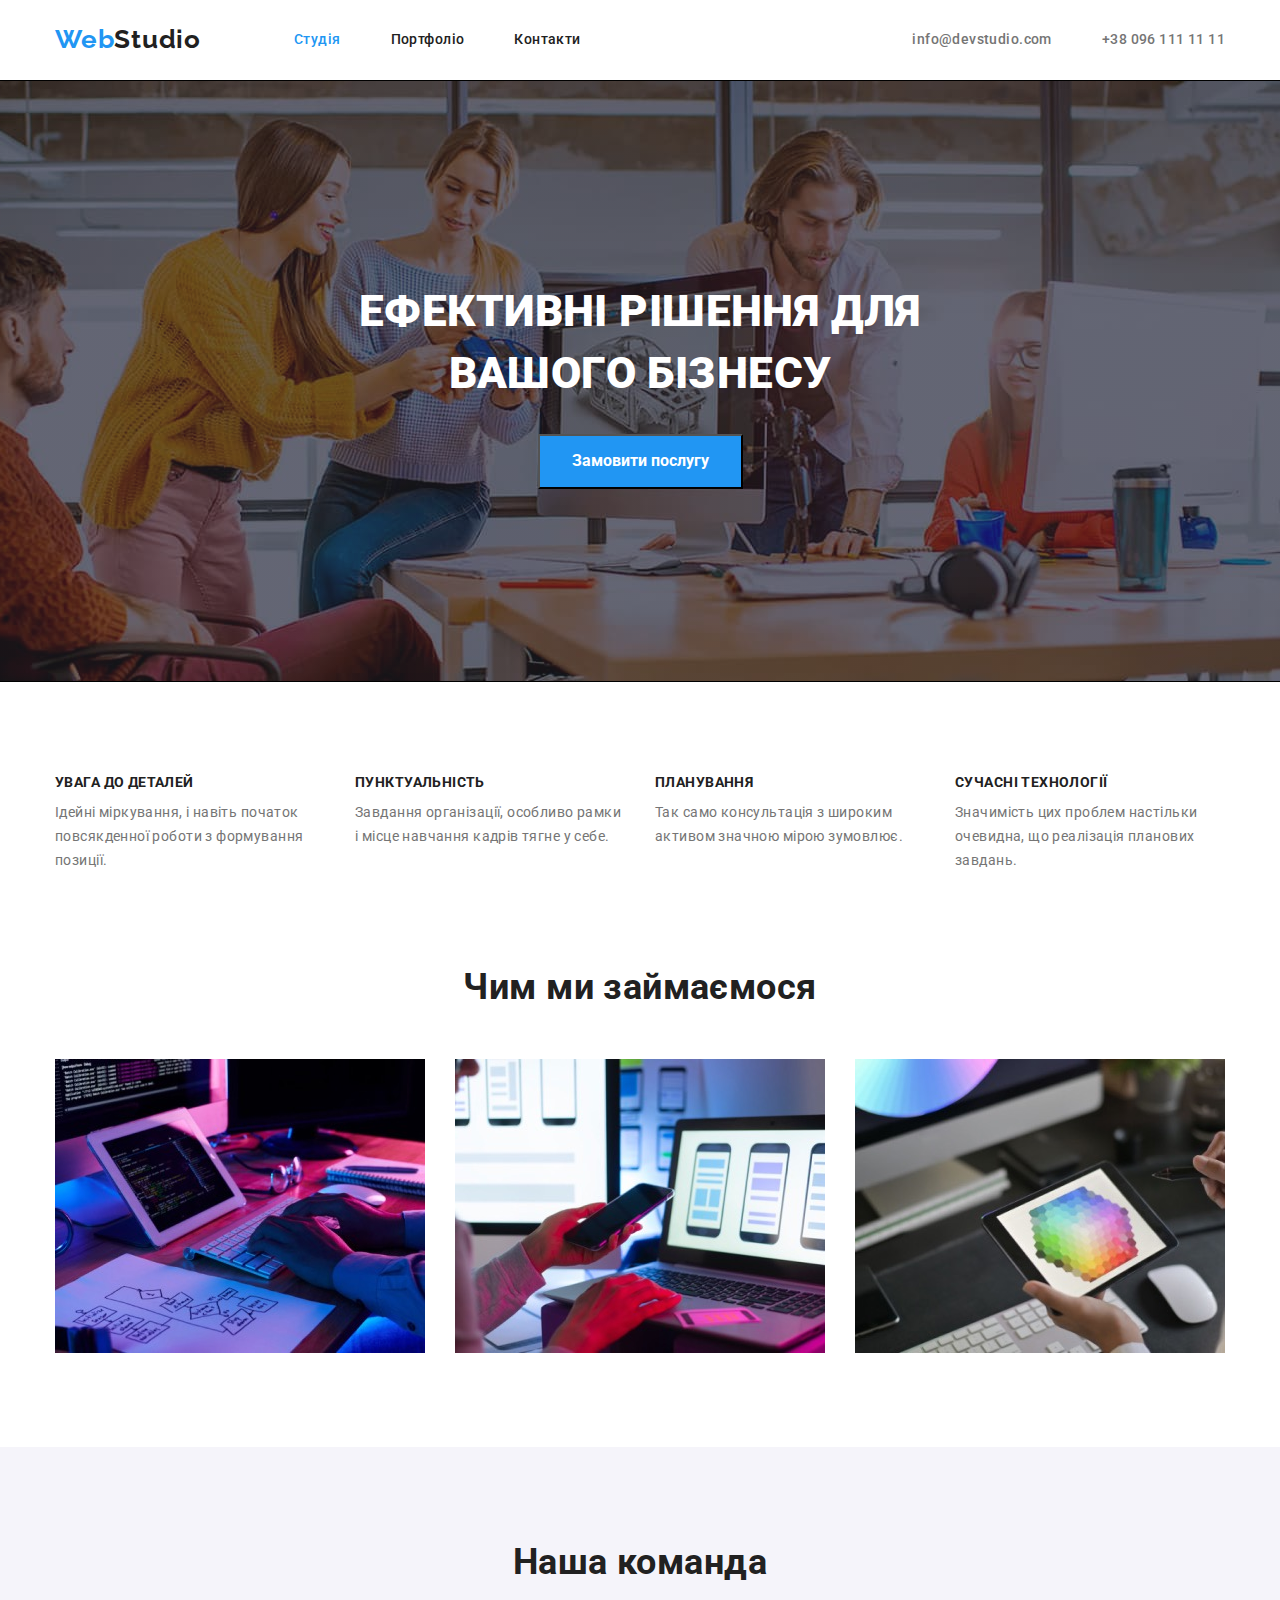
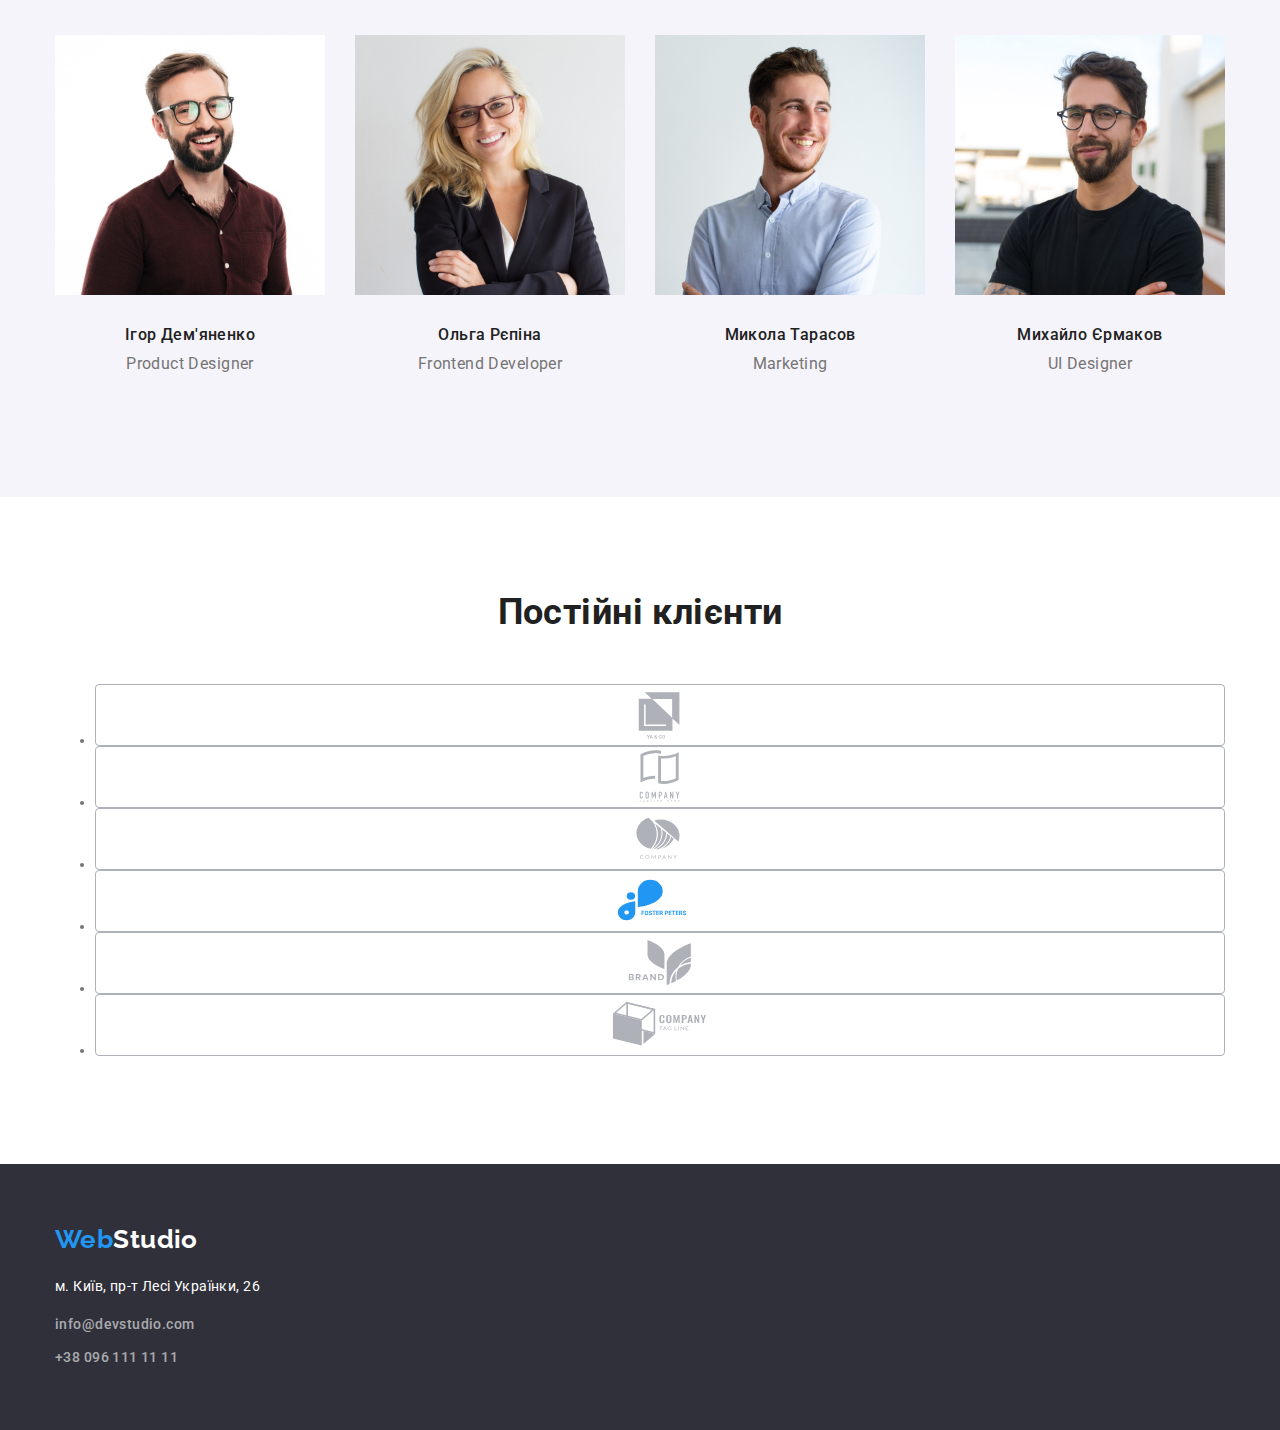
<file: index.html>
<!DOCTYPE html>
<html lang="uk">
  <head>
    <meta charset="UTF-8" />
    <meta http-equiv="X-UA-Compatible" content="IE=edge" />
    <meta name="viewport" content="width=device-width, initial-scale=1.0" />
    <title>WebStudio</title>
    <link rel="preconnect" href="https://fonts.googleapis.com" />
    <link rel="preconnect" href="https://fonts.gstatic.com" crossorigin />
    <link
      href="https://fonts.googleapis.com/css2?family=Raleway:wght@700&family=Roboto:wght@400;500;700;900&display=swap"
      rel="stylesheet"
    />
    <link
      rel="stylesheet"
      href="https://cdnjs.cloudflare.com/ajax/libs/modern-normalize/1.1.0/modern-normalize.min.css"
    />
    <link rel="stylesheet" href="./css/styles.css" />
  </head>
  <body>
    <header class="header">
      <div class="container header-container">
        <nav class="navigation">
          <a href="./index.html" class="logo link">
            <span class="accent">Web</span>Studio</a
          >
          <ul class="site-nav list">
            <li><a href="./index.html" class="link current item">Студія</a></li>
            <li>
              <a href="./portfolio.html" class="site-nav item">Портфоліо</a>
            </li>
            <li><a href="" class="site-nav item">Контакти</a></li>
          </ul>
        </nav>
        <ul class="contacts">
          <li class="mail">
            <a href="mailto:info@devstudio.com" class="contacts item"
              >info@devstudio.com</a
            >
          </li>
          <li>
            <a href="tel:+380961111111" class="contacts item"
              >+38 096 111 11 11</a
            >
          </li>
        </ul>
      </div>
    </header>

    <main>
      <section class="hero-block overlay">
        <div class="container">
          <h1 class="hero-title">ЕФЕКТИВНІ РІШЕННЯ ДЛЯ ВАШОГО БІЗНЕСУ</h1>
          <button type="button" class="button primary">Замовити послугу</button>
        </div>
      </section>

      <section class="section">
        <div class="container">
          <h2 class="visually-hidden">Опис ефективних рішень</h2>
          <ul class="plan-list">
            <li class="plan-list-item">
              <h3 class="title">УВАГА ДО ДЕТАЛЕЙ</h3>
              <p class="text">
                Ідейні міркування, і навіть початок повсякденної роботи з
                формування позиції.
              </p>
            </li>
            <li class="plan-list-item">
              <h3 class="title">ПУНКТУАЛЬНІСТЬ</h3>
              <p class="text">
                Завдання організації, особливо рамки і місце навчання кадрів
                тягне у себе.
              </p>
            </li>
            <li class="plan-list-item">
              <h3 class="title">ПЛАНУВАННЯ</h3>
              <p class="text">
                Так само консультація з широким активом значною мірою зумовлює.
              </p>
            </li>
            <li class="plan-list-item">
              <h3 class="title">СУЧАСНІ ТЕХНОЛОГІЇ</h3>
              <p class="text">
                Значимість цих проблем настільки очевидна, що реалізація
                планових завдань.
              </p>
            </li>
          </ul>
        </div>
      </section>

      <section class="section-work">
        <div class="container">
          <h2 class="section-title">Чим ми займаємося</h2>
          <ul class="list">
            <li>
              <img
                class="image"
                src="./images/img.jpg"
                alt="Пишемо код на планшеті"
                width="370"
                height="294"
              />
            </li>
            <li>
              <img
                class="image"
                src="./images/img-2.jpg"
                alt="Тримаємо телефон"
                width="370"
                height="294"
              />
            </li>
            <li>
              <img
                class="image"
                src="./images/img-3.jpg"
                alt="Палітра кольорів на планшеті"
                width="370"
                height="294"
              />
            </li>
          </ul>
        </div>
      </section>

      <section class="section block secondary">
        <div class="container-team">
          <h2 class="section-title">Наша команда</h2>
          <ul class="list">
            <li>
              <img
                class="image"
                src="./images/igor.jpg"
                alt="Ігор Дем'яненко"
                width="270"
                height="260"
              />
              <div class="names">
                <h3 class="title person">Ігор Дем'яненко</h3>
                <p class="prof">Product Designer</p>
              </div>
            </li>
            <li>
              <img
                class="image"
                src="./images/olga.jpg"
                alt="Ольга Рєпіна"
                width="270"
                height="260"
              />
              <div class="names">
                <h3 class="title person">Ольга Рєпіна</h3>
                <p class="prof">Frontend Developer</p>
              </div>
            </li>
            <li>
              <img
                class="image"
                src="./images/mukola.jpg"
                alt="Микола Тарасов"
                width="270"
                height="260"
              />
              <div class="names">
                <h3 class="title person">Микола Тарасов</h3>
                <p class="prof">Marketing</p>
              </div>
            </li>
            <li>
              <img
                class="image"
                src="./images/muxailo.jpg"
                alt="Михайло Єрмаков"
                width="270"
                height="260"
              />
              <div class="names">
                <h3 class="title person">Михайло Єрмаков</h3>
                <p class="prof">UI Designer</p>
              </div>
            </li>
          </ul>
        </div>
      </section>

      <section class="section">
        <div class="container">
        <h2 class="section-title">Постійні клієнти</h2>
        <ul class="list-icons">
          <li>
            <a href="" class="client-link">
              <svg class="client-icon" width="106" height="60">
                <use href="./images/icons.svg#icon-Logo"></use>
              </svg>
            </a>
          </li>
          <li>
            <a href="" class="client-link">
              <svg class="client-icon" width="106" height="60">
                <use href="./images/icons.svg#icon-Logo-2"></use>
              </svg>
            </a>
          </li>
          <li>
            <a href="" class="client-link">
              <svg class="client-icon" width="106" height="60">
                <use href="./images/icons.svg#icon-Logo-3"></use>
              </svg>
            </a>
          </li>
          <li>
            <a href="" class="client-link">
              <svg class="client-icon" width="106" height="60">
                <use href="./images/icons.svg#icon-Logo-4"></use>
              </svg>
            </a>
          </li>
          <li>
            <a href="" class="client-link">
              <svg class="client-icon" width="106" height="60">
                <use href="./images/icons.svg#icon-Logo-5"></use>
              </svg>
            </a>
          </li>
          <li>
            <a href="" class="client-link">
              <svg class="client-icon" width="106" height="60">
                <use href="./images/icons.svg#icon-Logo-6"></use>
              </svg>
            </a>
          </li>
        </ul>
        </div>
        </section>
  
      
    </main>

    <footer class="footer-block">
      <div class="container">
        <a href="./index.html" class="footer logo">
          <span class="accent">Web</span>Studio</a
        >

        <address class="footer">
          <p class="adres">м. Київ, пр-т Лесі Українки, 26</p>
          <ul class="footer-list">
            <li class="email">
              <a href="mailto:info@devstudio.com" class="contacts"
                >info@devstudio.com</a
              >
            </li>
            <li>
              <a href="tel:+380961111111" class="contacts">+38 096 111 11 11</a>
            </li>
          </ul>
        </address>
      </div>
    </footer>
  </body>
</html>
</file>
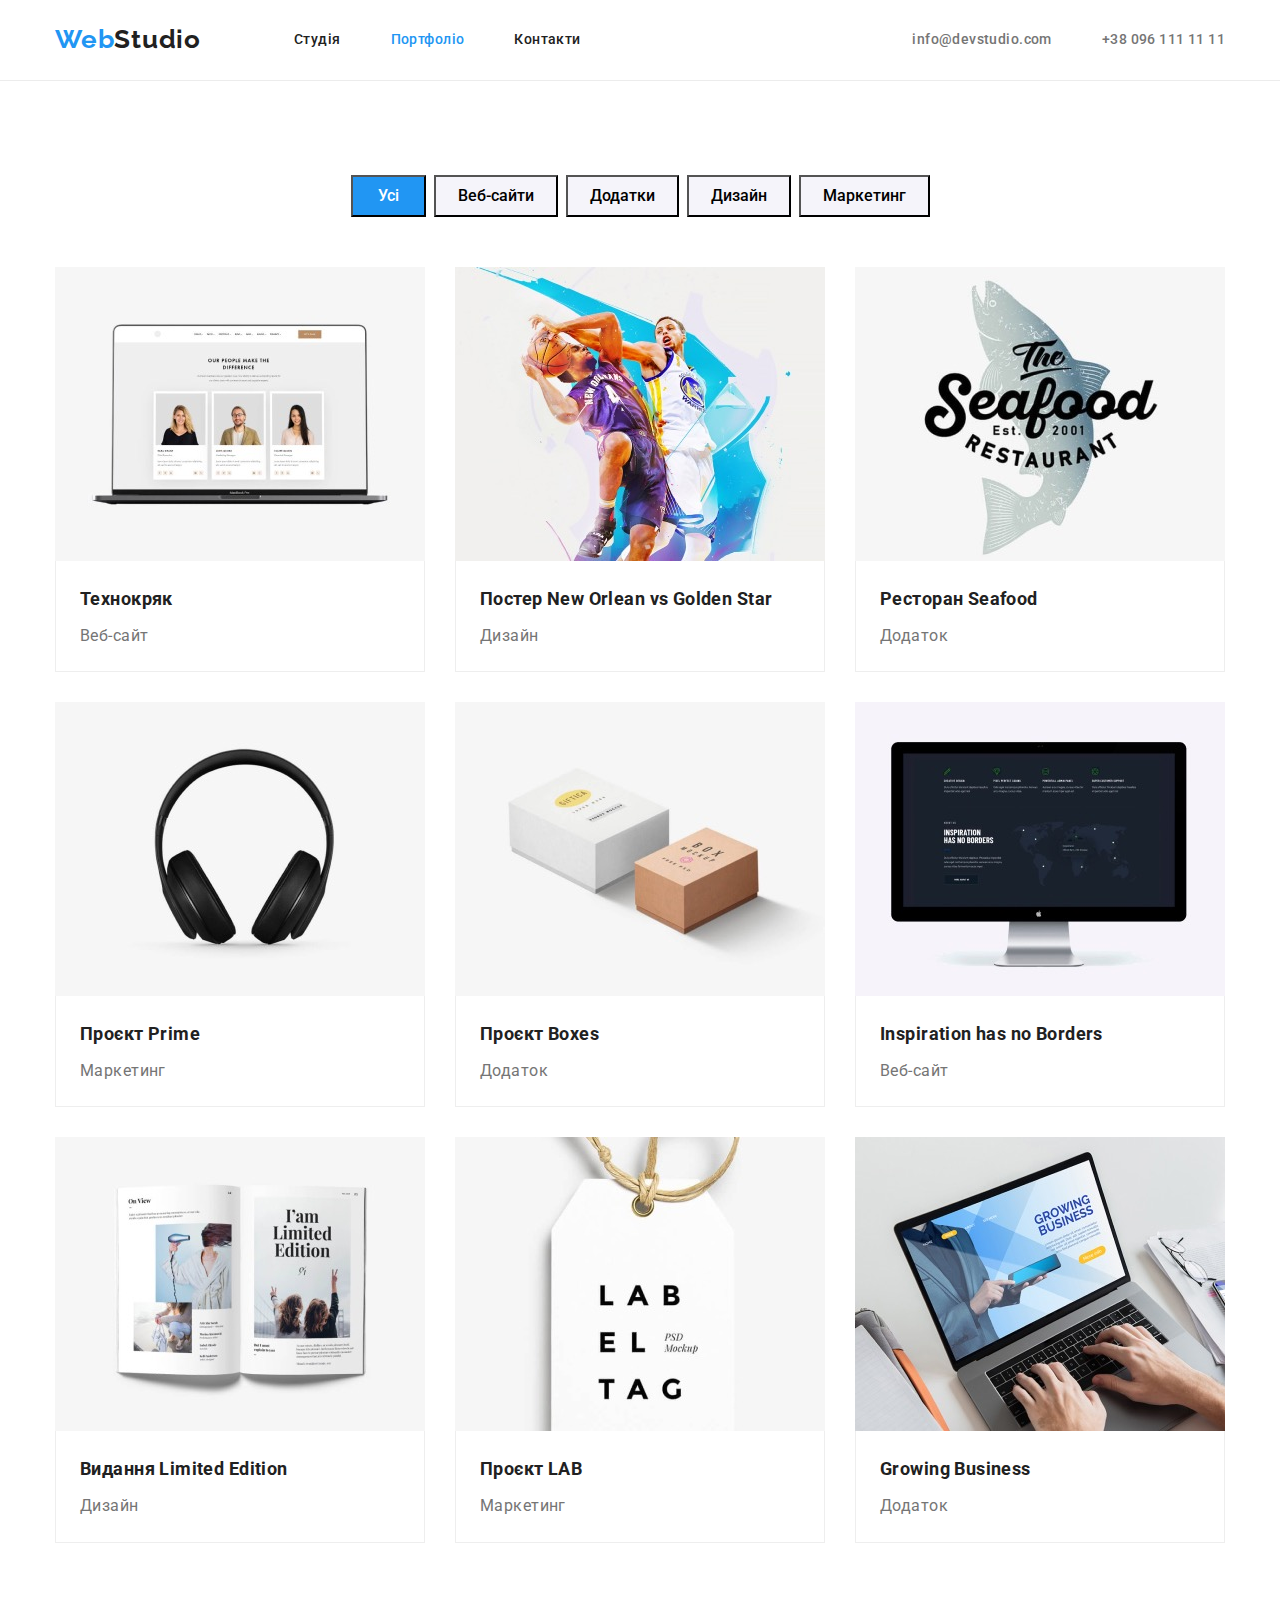
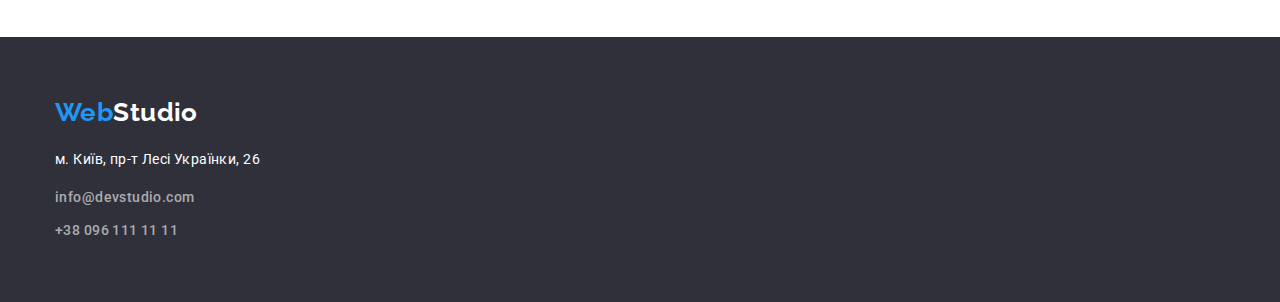
<file: portfolio.html>
<!DOCTYPE html>
<html lang="uk">
  <head>
    <meta charset="UTF-8" />
    <meta http-equiv="X-UA-Compatible" content="IE=edge" />
    <meta name="viewport" content="width=device-width, initial-scale=1.0" />
    <title>WebStudio</title>
    <link rel="preconnect" href="https://fonts.googleapis.com" />
    <link rel="preconnect" href="https://fonts.gstatic.com" crossorigin />
    <link
      href="https://fonts.googleapis.com/css2?family=Raleway:wght@700&family=Roboto:wght@400;500;700;900&display=swap"
      rel="stylesheet"
    />
    <link
      rel="stylesheet"
      href="https://cdnjs.cloudflare.com/ajax/libs/modern-normalize/1.1.0/modern-normalize.min.css"
    />
    <link rel="stylesheet" href="./css/styles.css" />
  </head>

  <body class="page">
    <header class="header">
      <div class="container header-container">
        <nav class="navigation">
          <a href="./index.html" class="logo link">
            <span class="accent">Web</span>Studio</a
          >
          <ul class="site-nav list">
            <li><a href="./index.html" class="site-nav item">Студія</a></li>
            <li>
              <a href="./portfolio.html" class="link current item">Портфоліо</a>
            </li>
            <li><a href="" class="site-nav item">Контакти</a></li>
          </ul>
        </nav>
        <ul class="contacts">
          <li class="mail">
            <a href="mailto:info@devstudio.com" class="contacts item"
              >info@devstudio.com</a
            >
          </li>
          <li>
            <a href="tel:+380961111111" class="contacts item"
              >+38 096 111 11 11</a
            >
          </li>
        </ul>
      </div>
    </header>

    <main>
      <section class="section">
        <div class="container buttons">
          <ul class="button-list">
            <li>
              <button type="button" class="button secondary blue">Усі</button>
            </li>
            <li>
              <button type="button" class="button secondary">Веб-сайти</button>
            </li>
            <li>
              <button type="button" class="button secondary">Додатки</button>
            </li>
            <li>
              <button type="button" class="button secondary">Дизайн</button>
            </li>
            <li>
              <button type="button" class="button secondary">Маркетинг</button>
            </li>
          </ul>

          <ul class="list">
            <li class="gallery box">
              <a href="" class="link">
                <img
                  class="image"
                  src="./images/img13-2.jpg"
                  alt="Фото людей"
                  width="370"
                  height="294"
                />
                <div class="info-name">
                  <h3 class="title-name">Технокряк</h3>
                  <p class="discr">Веб-сайт</p>
                </div>
              </a>
            </li>

            <li class="gallery box">
              <a href="" class="link">
                <img
                  class="image"
                  src="./images/img-11-2.jpg"
                  alt="Волейболісти"
                  width="370"
                  height="294"
                />
                <div class="info-name">
                  <h3 class="title-name">Постер New Orlean vs Golden Star</h3>
                  <p class="discr">Дизайн</p>
                </div>
              </a>
            </li>
            <li class="gallery box">
              <a href="" class="link">
                <img
                  class="image"
                  src="./images/img-10-2.jpg"
                  alt="Лого ресторану"
                  width="370"
                  height="294"
                />
                <div class="info-name">
                  <h3 class="title-name">Ресторан Seafood</h3>
                  <p class="discr">Додаток</p>
                </div>
              </a>
            </li>
            <li class="gallery box">
              <a href="" class="link">
                <img
                  class="image"
                  src="./images/img-4-2.jpg"
                  alt="Навушники"
                  width="370"
                  height="294"
                />
                <div class="info-name">
                  <h3 class="title-name">Проєкт Prime</h3>
                  <p class="discr">Маркетинг</p>
                </div>
              </a>
            </li>
            <li class="gallery box">
              <a href="" class="link">
                <img
                  class="image"
                  src="./images/img-5-2.jpg"
                  alt="Два бокси"
                  width="370"
                  height="294"
                />
                <div class="info-name">
                  <h3 class="title-name">Проєкт Boxes</h3>
                  <p class="discr">Додаток</p>
                </div>
              </a>
            </li>
            <li class="gallery box">
              <a href="" class="link">
                <img
                  class="image"
                  src="./images/img-6-2.jpg"
                  alt="Компʼютер"
                  width="370"
                  height="294"
                />
                <div class="info-name">
                  <h3 class="title-name">Inspiration has no Borders</h3>
                  <p class="discr">Веб-сайт</p>
                </div>
              </a>
            </li>
            <li class="gallery box">
              <a href="" class="link">
                <img
                  class="image"
                  src="./images/img-7-2.jpg"
                  alt="Книга"
                  width="370"
                  height="294"
                />
                <div class="info-name">
                  <h3 class="title-name">Видання Limited Edition</h3>
                  <p class="discr">Дизайн</p>
                </div>
              </a>
            </li>
            <li class="gallery box">
              <a href="" class="link">
                <img
                  class="image"
                  src="./images/img-8-2.jpg"
                  alt="Бірка"
                  width="370"
                  height="294"
                />
                <div class="info-name">
                  <h3 class="title-name">Проєкт LAB</h3>
                  <p class="discr">Маркетинг</p>
                </div>
              </a>
            </li>
            <li class="gallery box">
              <a href="" class="link">
                <img
                  class="image"
                  src="./images/img-9-2.jpg"
                  alt="Ноутбук"
                  width="370"
                  height="294"
                />
                <div class="info-name">
                  <h3 class="title-name">Growing Business</h3>
                  <p class="discr">Додаток</p>
                </div>
              </a>
            </li>
          </ul>
        </div>
      </section>
    </main>

    <footer class="footer-block">
      <div class="container">
        <a href="./index.html" class="footer logo">
          <span class="accent">Web</span>Studio</a
        >
        <address class="footer">
          <p class="adres">м. Київ, пр-т Лесі Українки, 26</p>
          <ul class="footer-list">
            <li class="email">
              <a href="mailto:info@devstudio.com" class="contacts"
                >info@devstudio.com</a
              >
            </li>
            <li>
              <a href="tel:+380961111111" class="contacts">+38 096 111 11 11</a>
            </li>
          </ul>
        </address>
      </div>
    </footer>
  </body>
</html>
</file>
<file: css/styles.css>
:root {
  --primary-text-color: #757575;
  --secondary-text-color: #212121;
  --title-text-color: #ffffff;
  --accent-color: #2196f3;
  --secondary-button-color: #f5f4fa;
  --background-color-main: #2f303a;
}

html {
  box-sizing: border-box;
}

body {
  color: var(--primary-text-color);
  background-color: var(--title-text-color);
  font-family: Roboto, sans-serif;
  font-size: 14px;
  letter-spacing: 0.03em;
}

.image {
  display: block;
}

.header {
  border-bottom: 1px solid #ececec;
}

.header-container {
  display: flex;
  align-items: center;
}

.container .header-container {
  display: flex;
  align-items: center;
  height: 80px;
}

.navigation {
  display: flex;
  align-items: center;
}

.site-nav .link {
  display: flex;
}

.visually-hidden {
  position: absolute;
  width: 1px;
  height: 1px;
  margin: -1px;
  border: 0;
  padding: 0;

  white-space: nowrap;
  clip-path: inset(100%);
  clip: rect(0 0 0 0);
  overflow: hidden;
}

.button-list {
  list-style: none;
  display: flex;
  flex-wrap: wrap;
  gap: 8px;
  padding: 0;
  justify-content: center;
  margin: 0;
  margin-bottom: 50px;
}

.container {
  margin-left: auto;
  margin-right: auto;
  width: 1200px;
  padding-left: 15px;
  padding-right: 15px;
}

.container-team {
  margin-left: auto;
  margin-right: auto;
  width: 1200px;
  padding-left: 15px;
  padding-right: 15px;
}

.flex-container {
  display: flex;
  flex-wrap: wrap;
}

.logo {
  color: var(--secondary-text-color);
  font-weight: 700;
  font-size: 26px;
  line-height: 1.2;
  font-family: "Raleway", sans-serif;
  text-decoration: none;
}

.logo.link {
  font-weight: 700;
  font-size: 26px;
  line-height: 1.2;
  letter-spacing: 0.03em;
  color: var(--secondary-text-color);
  text-decoration: none;
}

.list {
  list-style: none;
  display: flex;
  flex-wrap: wrap;
  padding-left: 0;
  gap: 30px;
  padding: 0;
  margin-left: 0;
  margin: 0;
}

.footer-list {
  list-style: none;
}

.plan-list-item {
  width: 270px;
}

.plan-list {
  list-style: none;
  display: flex;
  flex-wrap: wrap;
  padding-left: 0;
  margin-right: 30px;
  padding: 0;
  margin-left: 0;
  margin: 0;
  gap: 30px;
}

.gallery {
  width: 370px;
}

.info-name {
  padding-left: 24px;
  padding-right: 24px;
  padding-top: 20px;
  padding-bottom: 20px;
  border-bottom: 1px solid #eeeeee;
  border-left: 1px solid #eeeeee;
  border-right: 1px solid #eeeeee;
}

.site-nav {
  color: var(--secondary-text-color);
  font-weight: 500;
  font-size: 14px;
  line-height: 1.14;
  text-decoration: none;
  display: flex;
  align-items: center;
  margin-left: 93px;
}

.site-nav .item {
  margin-right: 50px;
  padding-top: 32px;
  padding-bottom: 32px;
}

.site-nav .item:last-child {
  margin: 0;
}
.site-nav .item:not(:last-child) {
  margin-right: 50px;
}

.site-nav.list {
  color: var(--secondary-text-color);
  font-weight: 500;
  font-size: 14px;
  line-height: 1.14;
  text-decoration: none;
  gap: 50px;
}

.site-nav:hover,
.site-nav:focus {
  color: var(--accent-color);
}

.site-nav .link {
  display: block;
  color: var(--accent-color);
  text-decoration: none;
  padding-top: 32px;
  padding-bottom: 32px;
}

.site-nav .link:hover,
.site-nav .link:focus {
  color: var(--primary-text-color);
}
.site-nav .link.current {
  color: var(--accent-color);
}

.contacts.list .mail {
  margin-right: 50px;
}

.contacts {
  display: flex;
  color: var(--primary-text-color);
  font-weight: 500;
  font-size: 14px;
  line-height: 1.14;
  text-decoration: none;

  list-style: none;
  flex-wrap: wrap;
  padding-left: auto;
  gap: 50px;
  padding: 0;
  margin: 0 0 0 auto;
}

.contacts:hover,
.contacts:focus {
  color: var(--accent-color);
}

.hero-title {
  color: var(--title-text-color);
  font-size: 44px;
  line-height: 1.4;
  font-weight: 900;
  max-width: 696px;
  margin: 0 auto;
  text-align: center;
  margin-bottom: 30px;
}

.hero-block {
  background-color: var(--background-color-main);
  padding-top: 200px;
  padding-bottom: 200px;
  margin: 0 auto;
}

.hero-block.overlay {
  max-width: 1600px;
  height: 600px;
  outline: 1px solid black;
  margin-left: auto;
  margin-right: auto;
  background-image: linear-gradient(
      rgba(47, 48, 58, 0.4),
      rgba(47, 48, 58, 0.4)
    ),
    url("../images/Img-backgr.jpg");
  background-size: cover;
  background-repeat: no-repeat;
  background-position: center;
}

.block.secondary {
  background-color: var(--secondary-button-color);
}

.names {
  padding-top: 30px;
  padding-bottom: 30px;
}

.section {
  padding-top: 94px;
  padding-bottom: 94px;
}

.section-work {
  padding-bottom: 94px;
}

.section-title {
  color: var(--secondary-text-color);
  font-weight: 700;
  font-size: 36px;
  line-height: 1.2;
  text-align: center;
  margin-bottom: 50px;
  margin-top: 0;
}

.title {
  color: var(--secondary-text-color);
  font-weight: 700;
  font-size: 14px;
  line-height: 1.14;
  margin-bottom: 10px;
  margin-top: 0;
}

.text {
  font-size: 14px;
  line-height: 1.7;
  margin: 0;
}

.person {
  text-align: center;
  font-weight: 500;
  font-size: 16px;
  line-height: 1.2;
  margin-bottom: 10px;
  margin-top: 0;
}

.prof {
  text-align: center;
  font-size: 16px;
  line-height: 1.2;
  margin-top: 0;
  margin-bottom: 0;
}

.link {
  text-decoration: none;
}

.title-name {
  color: var(--secondary-text-color);
  font-weight: 700;
  font-size: 18px;
  line-height: 2;
  text-decoration: none;
  margin-bottom: 4px;
  margin-top: 0;
}

.discr {
  color: var(--primary-text-color);
  font-size: 16px;
  line-height: 1.9;
  text-decoration: none;
  margin-top: 0;
  margin-bottom: 0;
}

.section-title-clients {
}

.button.primary {
  color: var(--title-text-color);
  background-color: var(--accent-color);
  font-weight: 700;
  font-size: 16px;
  line-height: 1.9;
  margin: 0 auto;
  display: block;
  cursor: pointer;
  vertical-align: middle;
  padding-top: 10px;
  padding-bottom: 10px;
  padding-left: 32px;
  padding-right: 32px;
}

.button.secondary {
  background-color: var(--secondary-button-color);
  font-weight: 500;
  font-size: 16px;
  line-height: 1.6;
  cursor: pointer;
  padding-top: 6px;
  padding-bottom: 6px;
  padding-left: 22px;
  padding-right: 22px;
}

.button.secondary.blue {
  background-color: var(--accent-color);
  color: var(--title-text-color);
  padding-top: 6px;
  padding-bottom: 6px;
  padding-left: 25px;
  padding-right: 25px;
}

.accent {
  color: var(--accent-color);
}

.button.secondary:hover,
.button.secondary:focus {
  color: var(--title-text-color);
  background-color: var(--accent-color);
}

/* Our clients*/

.client-link {
  display: flex;
  justify-content: center;
  align-items: center;
  width: 100%;
  height: 100%;
  color: rgba(175, 177, 184, 1);
  border: 1px solid #AFB1B8;
  border-radius: 4px;
  background-color: white;
  text-decoration: none;
  }
  
  .client-icon {
   fill: currentColor;
  }
  
  .list-icons {
    text-decoration: none;
  }



/* footer */

.footer-block {
  background-color: var(--background-color-main);
  padding-top: 60px;
  padding-bottom: 60px;
  display: flex;
}

.container.footer-icons {
  margin-left: 70px;
}

.footer {
  color: var(--title-text-color);
  font-style: normal;
  font-size: 14px;
  line-height: 1.7;
  text-decoration: none;
  margin-top: 20px;
}

footer .logo {
  font-family: Raleway;
  color: var(--title-text-color);
  font-weight: 700;
  font-size: 26px;
  line-height: 1.2;
}

.adres {
  margin-top: 0;
  margin-bottom: 0;
}

.email {
  margin-bottom: 9px;
}

footer .contacts {
  font-size: 14px;
  line-height: 1.7;
  letter-spacing: 0.03em;
  color: rgba(255, 255, 255, 0.6);
}

.footer-list {
  list-style: none;
  padding-left: 0;
  padding: 0;
  margin-bottom: 0;
}
</file>
